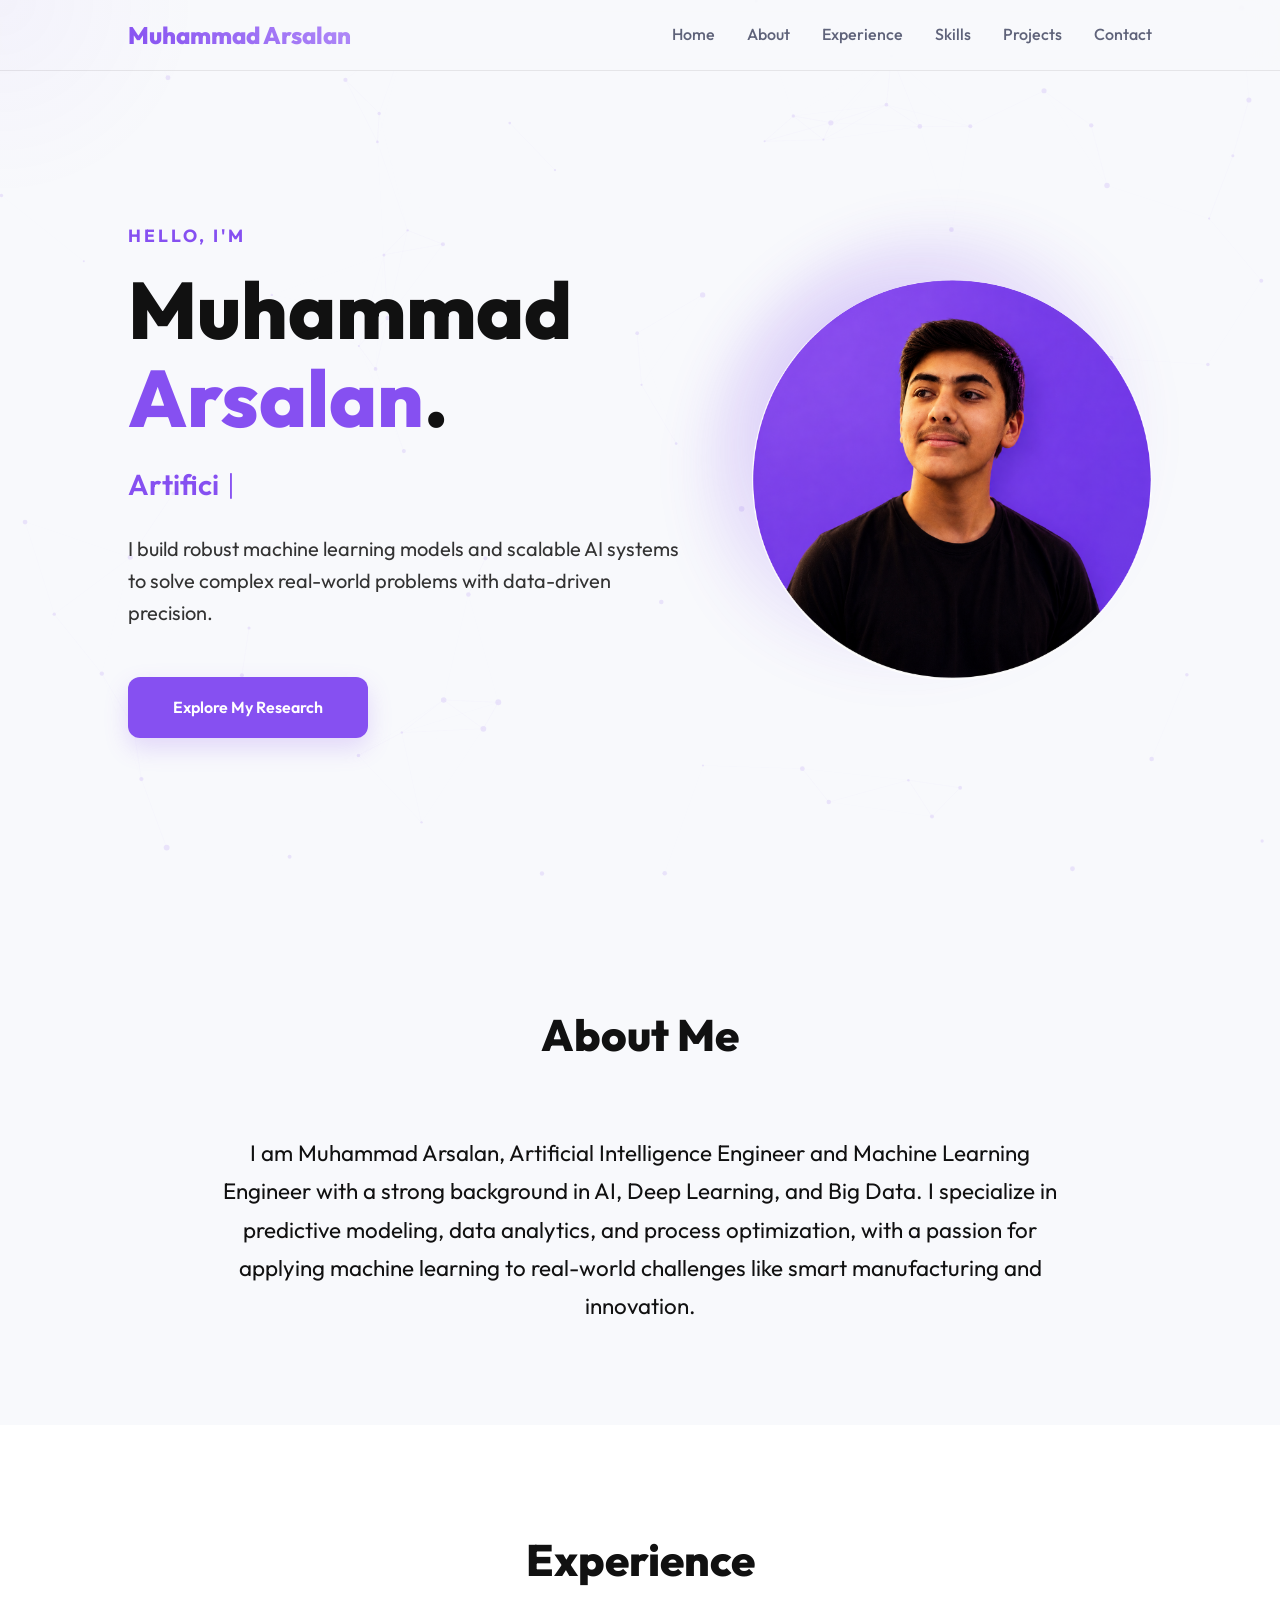
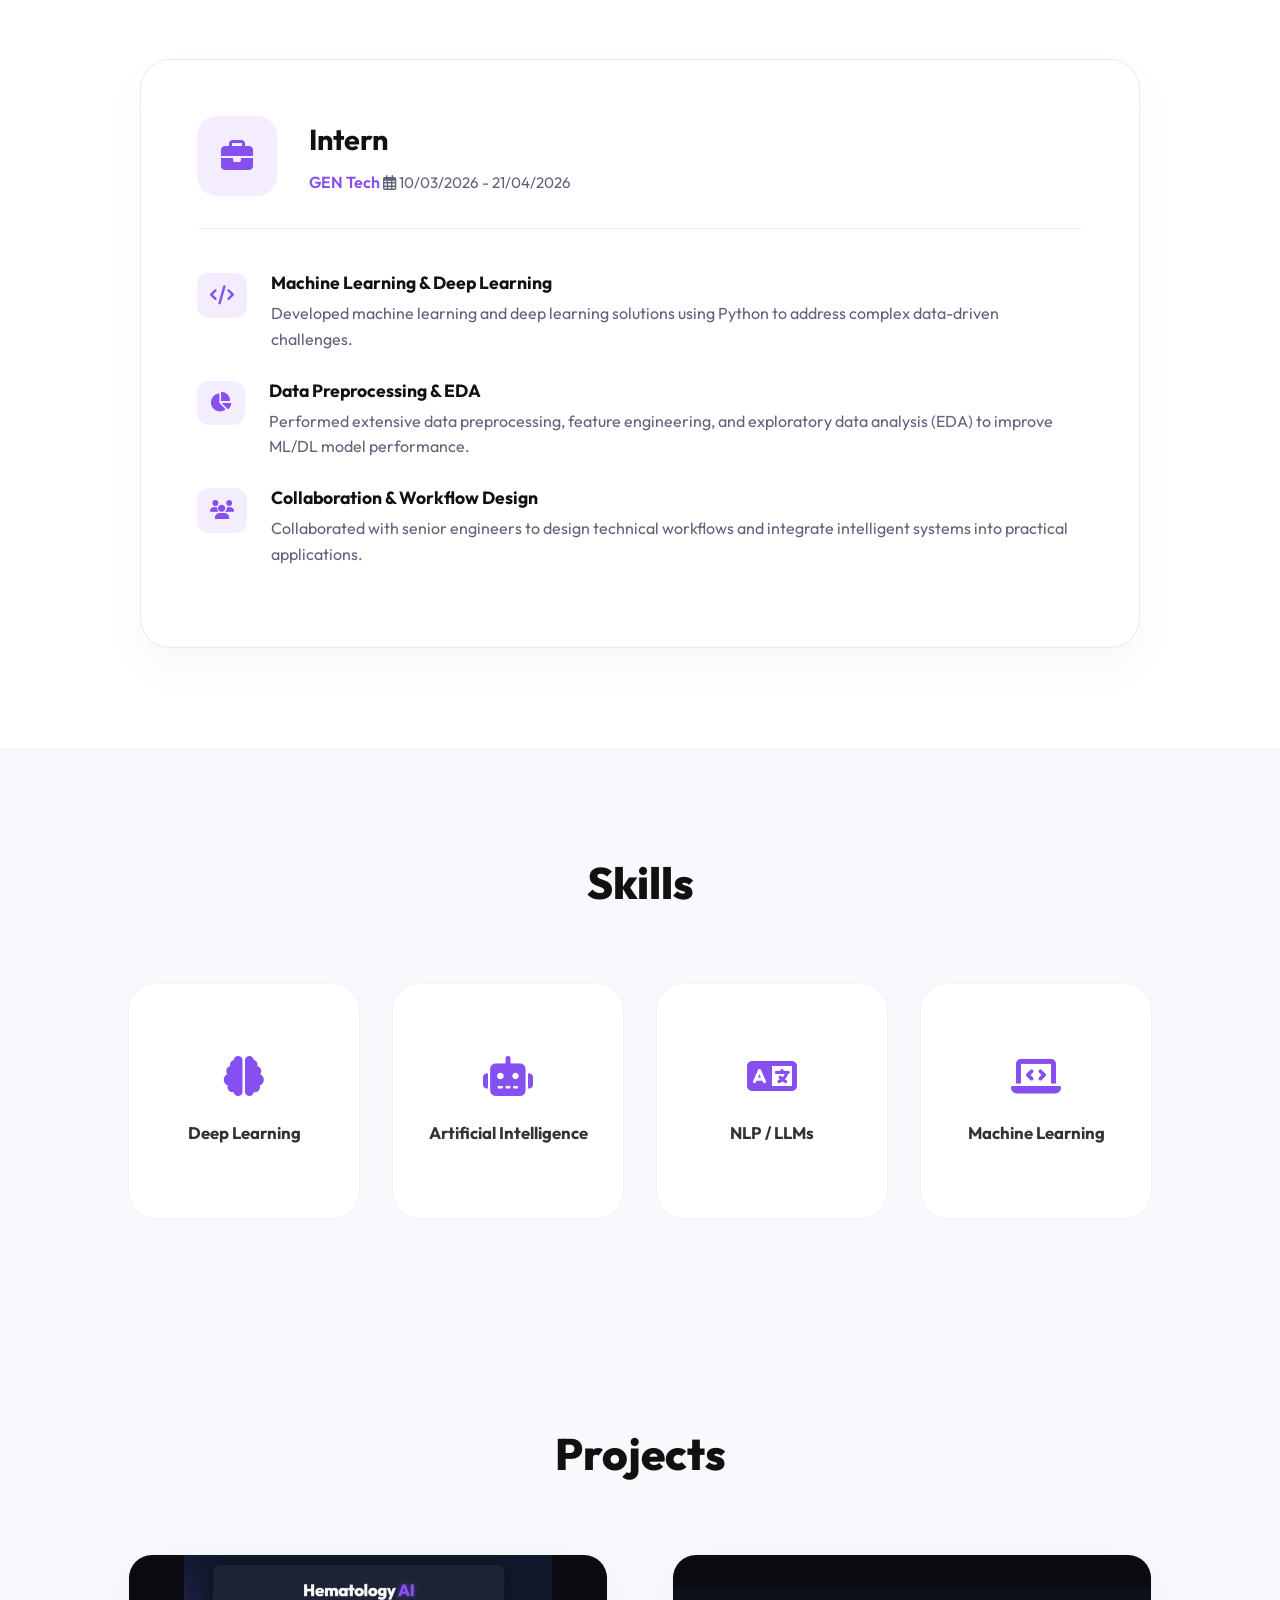
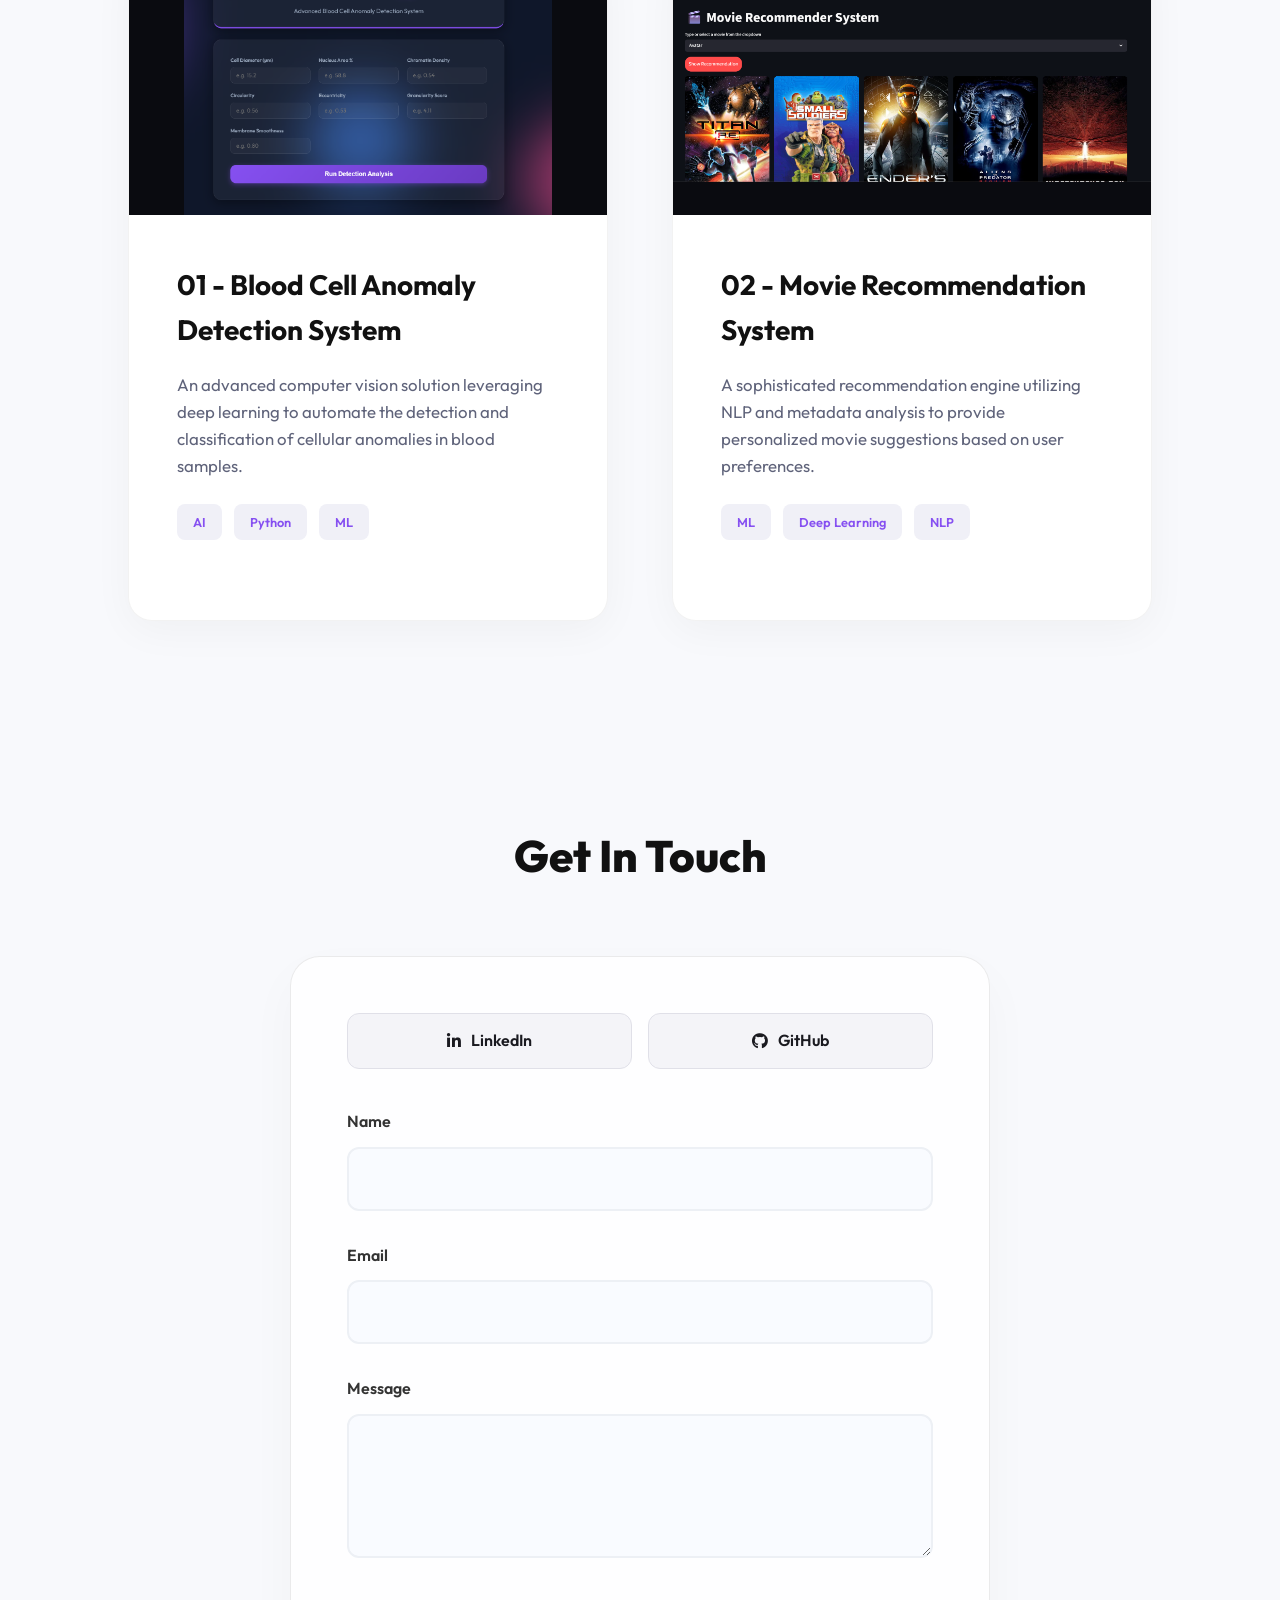
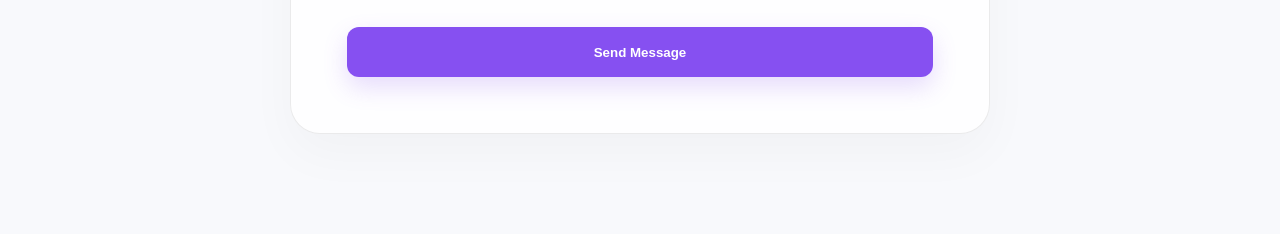
<file: index.html>
<!DOCTYPE html>
<html lang="en">
<head>
    <meta charset="UTF-8">
    <meta name="viewport" content="width=device-width, initial-scale=1.0">
    <title>Portfolio | Muhammad Arsalan</title>
    <meta name="description" content="Artificial Intelligence and Machine Learning Engineer portfolio showcasing deep learning, analytics, and data-driven solutions.">
    <link rel="preconnect" href="https://fonts.googleapis.com">
    <link rel="preconnect" href="https://fonts.gstatic.com" crossorigin>
    <link href="https://fonts.googleapis.com/css2?family=Outfit:wght@300;400;600;800&family=Fira+Code:wght@400;500&display=swap" rel="stylesheet">
    <link rel="stylesheet" href="https://cdnjs.cloudflare.com/ajax/libs/font-awesome/6.4.0/css/all.min.css">
    <link rel="stylesheet" href="css/style.css">
</head>
<body>
    <canvas id="neural-bg" aria-hidden="true"></canvas>
    <div class="cursor-glow" id="cursor-glow" aria-hidden="true"></div>

    <nav>
        <a href="#hero" class="logo">Muhammad <span>Arsalan</span></a>
        <div class="nav-links" id="nav-links">
            <a href="#hero">Home</a>
            <a href="#about">About</a>
            <a href="#experience">Experience</a>
            <a href="#skills">Skills</a>
            <a href="#projects">Projects</a>
            <a href="#contact" class="btn-small">Contact</a>
        </div>
        <button class="hamburger" id="hamburger" type="button" aria-label="Open navigation">
            <span></span>
            <span></span>
            <span></span>
        </button>
    </nav>

    <header id="hero" class="hero">
        <div class="hero-container">
            <div class="hero-content">
                <span class="hero-pretitle">Hello, I'm</span>
                <h1 class="floating">Muhammad <span>Arsalan</span>.</h1>
                <div class="typing-container"><span id="typed-text"></span><span class="typing-cursor">|</span></div>
                <p>I build robust machine learning models and scalable AI systems to solve complex real-world problems with data-driven precision.</p>
                <div class="hero-actions">
                    <a href="#projects" class="btn">Explore My Research</a>
                </div>
            </div>
            <div class="hero-image">
                <div class="image-wrapper">
                    <img src="images/profile.png" alt="Muhammad Arsalan - AI Engineer" style="display: block; opacity: 1; visibility: visible;">
                </div>
            </div>
        </div>
    </header>


    <section id="about">
        <h2 class="section-title">About Me</h2>
        <div class="about-container reveal">
            <div class="about-text">
                <p>I am Muhammad Arsalan, Artificial Intelligence Engineer and Machine Learning Engineer with a strong background in AI, Deep Learning, and Big Data. I specialize in predictive modeling, data analytics, and process optimization, with a passion for applying machine learning to real-world challenges like smart manufacturing and innovation.</p>
            </div>
        </div>
    </section>

    <section id="experience">
        <h2 class="section-title">Experience</h2>
        <div class="experience-container reveal">
            <div class="experience-card">
                <div class="experience-header">
                    <div class="company-logo">
                        <i class="fas fa-briefcase"></i>
                    </div>
                    <div class="experience-info">
                        <h3>Intern</h3>
                        <span class="company">GEN Tech</span>
                        <span class="date"><i class="far fa-calendar-alt"></i> 10/03/2026 - 21/04/2026</span>
                    </div>
                </div>
                <ul class="experience-projects">
                    <li>
                        <i class="fas fa-code"></i>
                        <div>
                            <strong>Machine Learning & Deep Learning</strong>
                            <p>Developed machine learning and deep learning solutions using Python to address complex data-driven challenges.</p>
                        </div>
                    </li>
                    <li>
                        <i class="fas fa-chart-pie"></i>
                        <div>
                            <strong>Data Preprocessing & EDA</strong>
                            <p>Performed extensive data preprocessing, feature engineering, and exploratory data analysis (EDA) to improve ML/DL model performance.</p>
                        </div>
                    </li>
                    <li>
                        <i class="fas fa-users"></i>
                        <div>
                            <strong>Collaboration & Workflow Design</strong>
                            <p>Collaborated with senior engineers to design technical workflows and integrate intelligent systems into practical applications.</p>
                        </div>
                    </li>
                </ul>
            </div>
        </div>
    </section>

    <section id="skills">
        <h2 class="section-title">Skills</h2>
        <div class="skills-grid">
            <div class="skill-item reveal"><i class="fas fa-brain"></i><span>Deep Learning</span></div>
            <div class="skill-item reveal"><i class="fas fa-robot"></i><span>Artificial Intelligence</span></div>
            <div class="skill-item reveal"><i class="fas fa-language"></i><span>NLP / LLMs</span></div>
            <div class="skill-item reveal"><i class="fas fa-laptop-code"></i><span>Machine Learning</span></div>
        </div>
    </section>

    <section id="projects">
        <h2 class="section-title">Projects</h2>
        <div class="projects-grid">
            <a href="https://github.com/MuhammadArsalan1031/Advanced-Blood-Cell-Anomaly-Detection-System" target="_blank" rel="noopener noreferrer" class="project-card reveal" style="text-decoration: none; display: block; color: inherit;">
                <div class="project-img" style="background-image: url('images/diabetes.png');"></div>
                <div class="project-info">
                    <h3>01 - Blood Cell Anomaly Detection System</h3>
                    <p>An advanced computer vision solution leveraging deep learning to automate the detection and classification of cellular anomalies in blood samples.</p>
                    <div class="project-meta">
                        <span class="tag">AI</span><span class="tag">Python</span><span class="tag">ML</span>
                    </div>

                </div>
            </a>
            <a href="https://github.com/MuhammadArsalan1031/movie-recommendation-system" target="_blank" rel="noopener noreferrer" class="project-card reveal" style="text-decoration: none; display: block; color: inherit;">
                <div class="project-img" style="background-image: url('images/movie.png');"></div>
                <div class="project-info">
                    <h3>02 - Movie Recommendation System</h3>
                    <p>A sophisticated recommendation engine utilizing NLP and metadata analysis to provide personalized movie suggestions based on user preferences.</p>
                    <div class="project-meta">
                        <span class="tag">ML</span><span class="tag">Deep Learning</span><span class="tag">NLP</span>
                    </div>

                </div>
            </a>
        </div>
    </section>

    <section id="contact">
        <h2 class="section-title">Get In Touch</h2>
        <div class="contact-container reveal">
            <form id="contact-form" class="contact-form" method="post" action="#">
                <div class="social-form-btns">
                    <a href="https://www.linkedin.com/in/muhamad-arsalan" target="_blank" rel="noreferrer" class="social-btn-link linkedin"><i class="fab fa-linkedin-in"></i> LinkedIn</a>
                    <a href="https://github.com/MuhammadArsalan1031" target="_blank" rel="noreferrer" class="social-btn-link github"><i class="fab fa-github"></i> GitHub</a>
                </div>
                <div class="form-group">
                    <label for="name">Name</label>
                    <input type="text" id="name" name="name" required>
                </div>
                <div class="form-group">
                    <label for="email">Email</label>
                    <input type="email" id="email" name="email" required>
                </div>
                <div class="form-group">
                    <label for="message">Message</label>
                    <textarea id="message" name="message" rows="5" required></textarea>
                </div>
                <p class="form-status" id="form-status" role="status"></p>
                <button type="submit" class="btn form-submit">Send Message</button>
            </form>
        </div>
    </section>

    <script src="js/main.js"></script>
</body>
</html>
</file>
<file: css/style.css>
@import url('https://fonts.googleapis.com/css2?family=Outfit:wght@300;400;600;800&family=Fira+Code:wght@400;500&display=swap');

:root {
    --primary: #8650f1;
    --primary-alt: #5e1ef0;
    --primary-glow: rgba(134, 80, 241, 0.1);
    --bg-light: #f8f9fc;
    --bg-surface: #ffffff;
    --text-main: #1a1a20;
    --text-muted: #5f637a;
    --glass-border: rgba(0, 0, 0, 0.08);
    --transition: all 0.4s cubic-bezier(0.23, 1, 0.32, 1);
}

* {
    box-sizing: border-box;
    margin: 0;
    padding: 0;
}

html {
    scroll-behavior: smooth;
}

body {
    background-color: var(--bg-light);
    color: var(--text-main);
    font-family: 'Outfit', -apple-system, BlinkMacSystemFont, 'Segoe UI', Roboto, sans-serif;
    line-height: 1.6;
    overflow-x: hidden;
}

#neural-bg {
    height: 100%;
    left: 0;
    opacity: 0.3;
    pointer-events: none;
    position: fixed;
    top: 0;
    width: 100%;
    z-index: -1;
}

.cursor-glow {
    background: radial-gradient(circle, rgba(134, 80, 241, 0.05) 0%, transparent 70%);
    border-radius: 50%;
    height: 400px;
    opacity: 0.8;
    pointer-events: none;
    position: fixed;
    transform: translate(-50%, -50%);
    width: 400px;
    z-index: 9999;
}

nav {
    align-items: center;
    backdrop-filter: blur(20px);
    background: rgba(248, 249, 252, 0.8);
    border-bottom: 1px solid var(--glass-border);
    display: flex;
    justify-content: space-between;
    padding: 1rem 10%;
    position: fixed;
    top: 0;
    width: 100%;
    z-index: 1000;
}

.logo {
    background: linear-gradient(45deg, var(--primary), #b18cf8);
    background-clip: text;
    font-size: 1.5rem;
    font-weight: 800;
    text-decoration: none;
    -webkit-background-clip: text;
    -webkit-text-fill-color: transparent;
}

.nav-links {
    align-items: center;
    display: flex;
    gap: 2rem;
}

.nav-links a {
    color: var(--text-muted);
    font-weight: 500;
    padding: 5px 0;
    position: relative;
    text-decoration: none;
    transition: var(--transition);
}

.nav-links a::after {
    background: var(--primary);
    bottom: 0;
    content: '';
    height: 2px;
    left: 0;
    position: absolute;
    transition: var(--transition);
    width: 0;
}

.nav-links a:hover {
    color: var(--primary);
}

.nav-links a:hover::after {
    width: 100%;
}

.hamburger {
    background: transparent;
    border: 0;
    cursor: pointer;
    display: none;
    flex-direction: column;
    gap: 6px;
    padding: 0.5rem;
}

.hamburger span {
    background: var(--text-main);
    border-radius: 999px;
    display: block;
    height: 2px;
    transition: var(--transition);
    width: 28px;
}

.hamburger.active span:nth-child(1) {
    transform: translateY(8px) rotate(45deg);
}

.hamburger.active span:nth-child(2) {
    opacity: 0;
}

.hamburger.active span:nth-child(3) {
    transform: translateY(-8px) rotate(-45deg);
}

.hero {
    align-items: center;
    display: flex;
    min-height: 100vh;
    padding: 140px 10% 80px;
}

.hero-container {
    align-items: center;
    display: flex;
    gap: 4rem;
    justify-content: space-between;
    width: 100%;
}

.hero-content {
    flex: 1;
    text-align: left;
}

.hero-pretitle {
    color: var(--primary);
    display: block;
    font-size: 1.1rem;
    font-weight: 700;
    letter-spacing: 3px;
    margin-bottom: 1rem;
    text-transform: uppercase;
}

.hero h1 {
    color: #111;
    font-size: 5rem;
    font-weight: 800;
    line-height: 1.1;
    margin-bottom: 1.5rem;
}

.floating {
    animation: floatTitle 6s ease-in-out infinite;
}

@keyframes floatTitle {
    0%, 100% { transform: translateY(0); }
    50% { transform: translateY(-10px); }
}

.hero h1 span,
#typed-text {
    color: var(--primary);
}

.typing-container {
    align-items: center;
    color: var(--text-main);
    display: flex;
    font-size: 1.8rem;
    font-weight: 600;
    gap: 0.5rem;
    height: 2.2rem;
    margin-bottom: 2rem;
}

.typing-cursor {
    animation: blink 0.8s infinite;
    color: var(--primary);
    font-weight: 300;
}

@keyframes blink {
    0%, 100% { opacity: 1; }
    50% { opacity: 0; }
}

.hero p {
    color: #333;
    font-size: 1.25rem;
    margin-bottom: 3rem;
    max-width: 600px;
}

.hero-image {
    flex: 0 0 400px;
}

.image-wrapper {
    border-radius: 50%;
    height: 400px;
    position: relative;
    transition: var(--transition);
    width: 400px;
    z-index: 20;
}

.image-wrapper::before {
    animation: glowRevolve 8s linear infinite;
    background: radial-gradient(circle at 40% 40%, var(--primary) 0%, rgba(134, 80, 241, 0.5) 20%, transparent 60%);
    border-radius: 50%;
    bottom: -50px;
    content: '';
    filter: blur(25px);
    left: -50px;
    opacity: 0.6;
    position: absolute;
    right: -50px;
    top: -50px;
    z-index: -1;
}

@keyframes glowRevolve {
    0% { transform: rotate(0deg) translate(40px) rotate(0deg); }
    100% { transform: rotate(360deg) translate(40px) rotate(-360deg); }
}

.image-wrapper img {
    border-radius: 50%;
    height: 100%;
    object-fit: cover;
    position: relative;
    width: 100%;
    z-index: 1;
}

.btn {
    background: var(--primary);
    border-radius: 12px;
    box-shadow: 0 10px 25px rgba(134, 80, 241, 0.2);
    color: #fff;
    display: inline-block;
    font-weight: 600;
    padding: 1.1rem 2.8rem;
    text-decoration: none;
    transition: var(--transition);
}

.btn:hover {
    background: var(--primary-alt);
    box-shadow: 0 15px 35px rgba(134, 80, 241, 0.3);
    transform: translateY(-3px);
}

section {
    padding: 100px 10%;
}

.section-title {
    color: #111;
    font-size: 2.75rem;
    font-weight: 800;
    margin-bottom: 4rem;
    text-align: center;
}

#experience {
    background: var(--bg-surface);
}

.experience-container,
.contact-container {
    margin: 0 auto;
    max-width: 1000px;
}

.experience-card,
.contact-form {
    background: rgba(255, 255, 255, 0.82);
    border: 1px solid var(--glass-border);
    border-radius: 30px;
    box-shadow: 0 20px 50px rgba(0, 0, 0, 0.03);
    padding: 3.5rem;
    transition: var(--transition);
}

.experience-card:hover {
    border-color: var(--primary);
    box-shadow: 0 30px 70px rgba(134, 80, 241, 0.08);
    transform: translateY(-10px);
}

.experience-header {
    align-items: center;
    border-bottom: 1px solid #edf0f5;
    display: flex;
    gap: 2rem;
    margin-bottom: 2.5rem;
    padding-bottom: 2rem;
}

.company-logo {
    align-items: center;
    background: var(--primary-glow);
    border-radius: 20px;
    color: var(--primary);
    display: flex;
    font-size: 2rem;
    height: 80px;
    justify-content: center;
    width: 80px;
}

.experience-info h3 {
    color: #111;
    font-size: 1.8rem;
    margin-bottom: 0.5rem;
}

.experience-info .company {
    color: var(--primary);
    font-weight: 600;
}

.experience-info .date {
    color: var(--text-muted);
    font-size: 0.95rem;
}

.experience-projects {
    list-style: none;
}

.experience-projects li {
    align-items: flex-start;
    display: flex;
    gap: 1.5rem;
    margin-bottom: 1.5rem;
}

.experience-projects li i {
    background: var(--primary-glow);
    border-radius: 12px;
    color: var(--primary);
    font-size: 1.2rem;
    margin-top: 0.25rem;
    padding: 0.8rem;
}

.experience-projects li strong {
    color: #111;
    display: block;
    font-size: 1.1rem;
    margin-bottom: 0.25rem;
}

.experience-projects li div {
    color: var(--text-muted);
}

.about-container {
    display: flex;
    justify-content: center;
    margin: 0 auto;
    max-width: 1200px;
}

.about-text {
    max-width: 840px;
    text-align: center;
}

.about-text p {
    color: #111;
    font-size: 1.4rem;
    font-weight: 400;
    line-height: 1.7;
}

.skills-grid {
    display: grid;
    gap: 2rem;
    grid-template-columns: repeat(4, 1fr);
}

.skill-item {
    background: white;
    border: 1px solid rgba(0, 0, 0, 0.05);
    border-radius: 28px;
    padding: 4.5rem 2rem;
    text-align: center;
    transition: var(--transition);
}

.skill-item:hover {
    border-color: var(--primary);
    box-shadow: 0 15px 40px rgba(0, 0, 0, 0.05);
    transform: translateY(-10px) scale(1.05);
}

.skill-item i {
    color: var(--primary);
    font-size: 2.5rem;
    margin-bottom: 1.5rem;
    transition: transform 0.4s ease;
}

.skill-item:hover i {
    transform: scale(1.2) rotate(5deg);
}

.skill-item span {
    color: #333;
    display: block;
    font-size: 1.05rem;
    font-weight: 700;
}

.projects-grid {
    display: grid;
    gap: 4rem;
    grid-template-columns: repeat(2, 1fr);
}

.project-card {
    background: var(--bg-surface);
    border: 1px solid rgba(0, 0, 0, 0.05);
    border-radius: 24px;
    box-shadow: 0 10px 40px rgba(0, 0, 0, 0.04);
    overflow: hidden;
    transition: var(--transition);
}

.project-card:hover {
    border-color: var(--primary);
    box-shadow: 0 30px 80px rgba(134, 80, 241, 0.12);
    transform: translateY(-15px) scale(1.02);
}

.project-card:hover .project-img {
    transform: scale(1.05);
}

.project-img {
    background-color: #0a0b10;
    background-position: center;
    background-repeat: no-repeat;
    background-size: contain;
    height: 260px;
    transition: transform 0.6s cubic-bezier(0.23, 1, 0.32, 1);
    width: 100%;
}

.project-info {
    padding: 3rem;
}

.project-info h3 {
    color: #111;
    font-size: 1.75rem;
    margin-bottom: 1.25rem;
}

.project-info p {
    color: var(--text-muted);
    font-size: 1.05rem;
    margin-bottom: 1.5rem;
}

.project-meta {
    display: flex;
    flex-wrap: wrap;
    gap: 0.75rem;
    margin-bottom: 2rem;
}

.tag {
    background: #f0f0f7;
    border-radius: 8px;
    color: var(--primary);
    font-size: 0.8rem;
    font-weight: 600;
    padding: 0.5rem 1rem;
}

.btn-project {
    align-items: center;
    color: var(--primary);
    display: inline-flex;
    font-size: 1.1rem;
    font-weight: 600;
    gap: 0.75rem;
    text-decoration: none;
    transition: var(--transition);
}

.btn-project i {
    transition: transform 0.3s ease;
}

.btn-project:hover i {
    transform: translateX(5px);
}

.contact-container {
    max-width: 700px;
}

.social-form-btns {
    display: flex;
    gap: 1rem;
    margin-bottom: 2.5rem;
}

.social-btn-link {
    align-items: center;
    background: #f4f4f8;
    border: 1.5px solid #e0e0e8;
    border-radius: 12px;
    color: #1a1a20;
    display: flex;
    flex: 1;
    font-size: 1rem;
    font-weight: 600;
    gap: 0.6rem;
    justify-content: center;
    padding: 0.9rem 1.5rem;
    text-decoration: none;
    transition: var(--transition);
}

.social-btn-link:hover {
    color: white;
    transform: translateY(-3px);
}

.social-btn-link.linkedin:hover {
    background: #0a66c2;
    border-color: #0a66c2;
}

.social-btn-link.github:hover {
    background: #1a1a20;
    border-color: #1a1a20;
}

.form-group {
    margin-bottom: 2rem;
}

.form-group label {
    color: #333;
    display: block;
    font-weight: 600;
    margin-bottom: 0.75rem;
}

.form-group input,
.form-group textarea {
    background: #f9fbff;
    border: 2px solid #edf0f5;
    border-radius: 12px;
    font-family: inherit;
    font-size: 1rem;
    padding: 1.25rem;
    transition: var(--transition);
    width: 100%;
}

.form-group input:focus,
.form-group textarea:focus {
    background: white;
    border-color: var(--primary);
    outline: none;
}

.form-status {
    color: var(--primary);
    min-height: 1.6rem;
    margin: -0.75rem 0 1rem;
}

.form-submit {
    border: 0;
    cursor: pointer;
    width: 100%;
}

.reveal {
    opacity: 0;
    transform: translateY(24px);
    transition: opacity 0.7s ease, transform 0.7s ease;
}

.reveal.active {
    opacity: 1;
    transform: translateY(0);
}

@media (max-width: 992px) {
    .hamburger {
        display: flex;
    }

    .nav-links {
        background: rgba(255, 255, 255, 0.96);
        border-bottom: 1px solid var(--glass-border);
        box-shadow: 0 24px 45px rgba(0, 0, 0, 0.08);
        display: none;
        flex-direction: column;
        gap: 1rem;
        left: 0;
        padding: 1.5rem 10% 2rem;
        position: absolute;
        top: 100%;
        width: 100%;
    }

    .nav-links.active {
        display: flex;
    }

    .hero-container {
        flex-direction: column-reverse;
        text-align: center;
    }

    .hero-content {
        text-align: center;
    }

    .hero h1 {
        font-size: 3rem;
    }

    .typing-container {
        justify-content: center;
    }

    .hero-image {
        flex: 0 0 300px;
    }

    .image-wrapper {
        height: 300px;
        width: 300px;
    }

    .projects-grid {
        grid-template-columns: 1fr;
    }

    .skills-grid {
        grid-template-columns: repeat(2, 1fr);
    }
}

@media (max-width: 600px) {
    nav,
    section,
    .hero {
        padding-left: 6%;
        padding-right: 6%;
    }

    .hero h1 {
        font-size: 2.5rem;
    }

    .typing-container {
        font-size: 1.25rem;
    }

    .section-title {
        font-size: 2.2rem;
    }

    .experience-card,
    .contact-form {
        padding: 2rem 1.5rem;
    }

    .experience-header,
    .experience-projects li,
    .social-form-btns {
        flex-direction: column;
    }

    .skills-grid {
        grid-template-columns: 1fr;
    }

    .project-info {
        padding: 2rem;
    }
}
</file>
